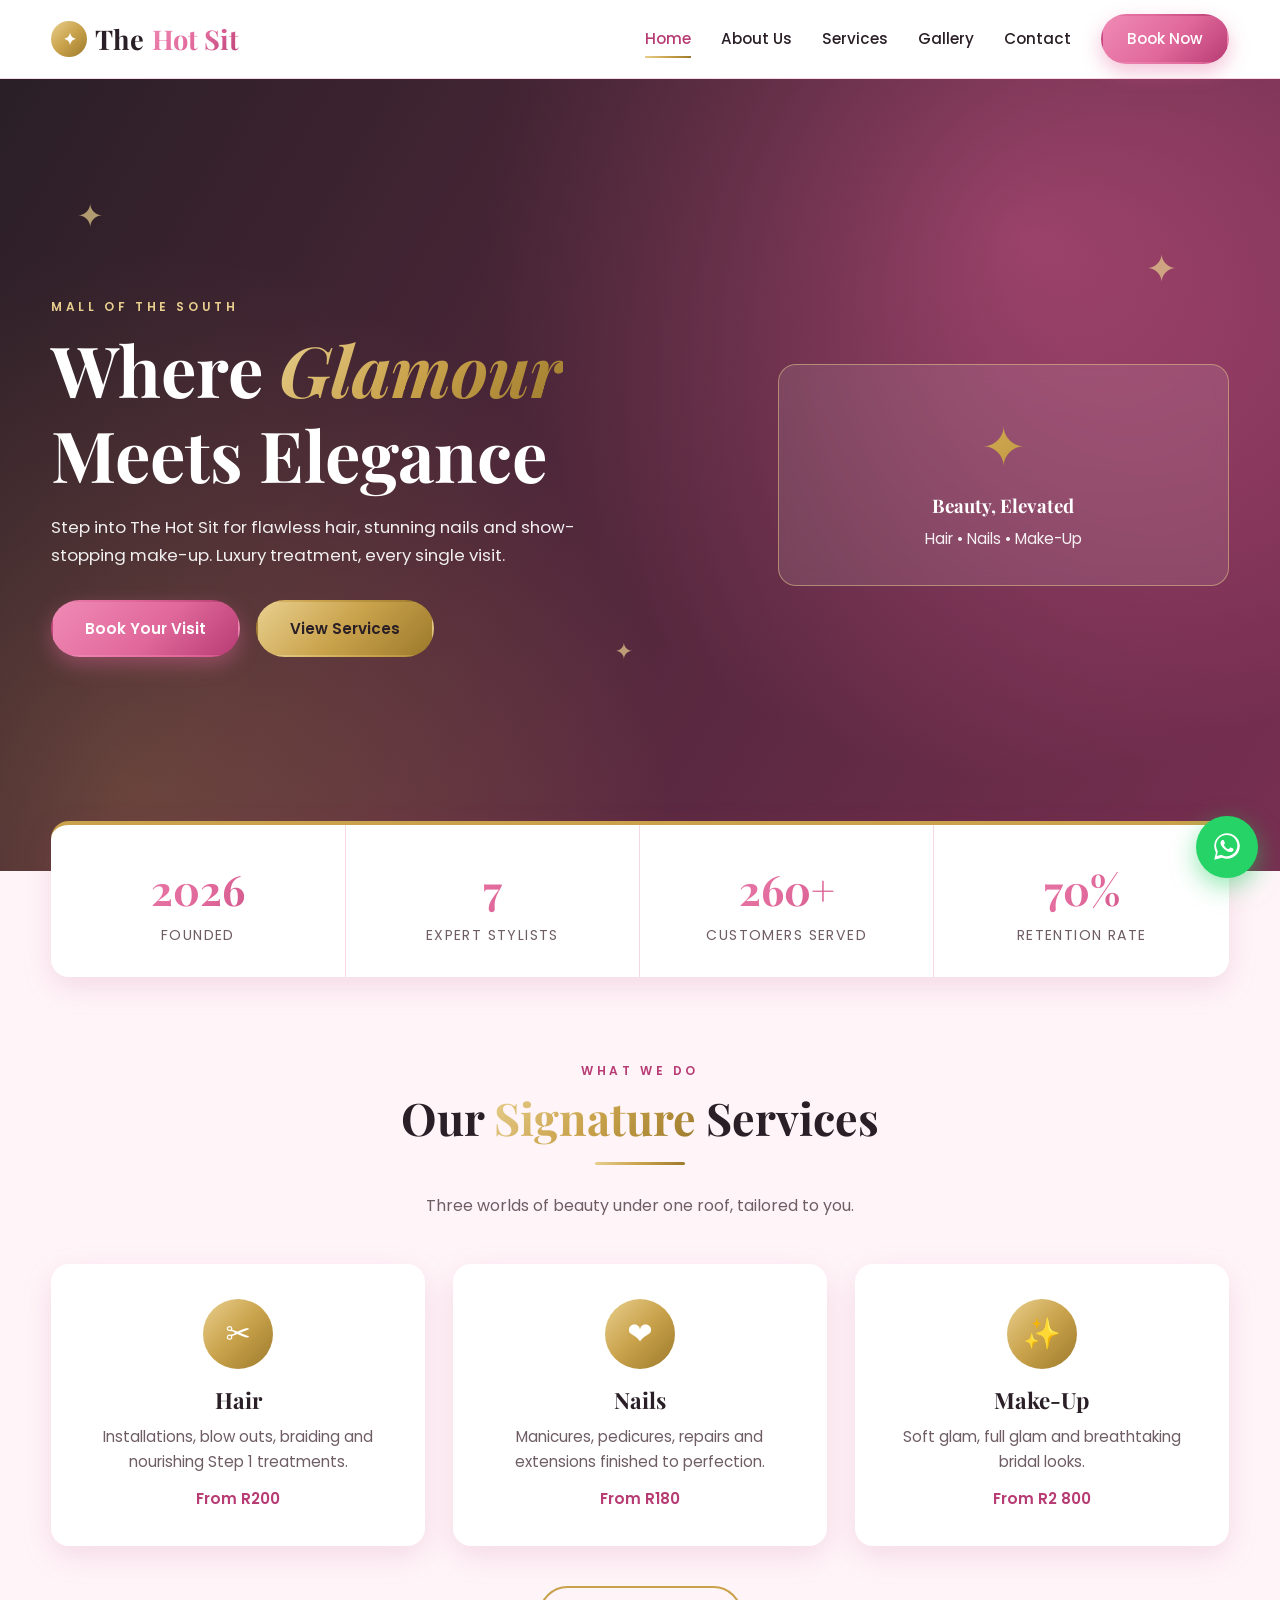
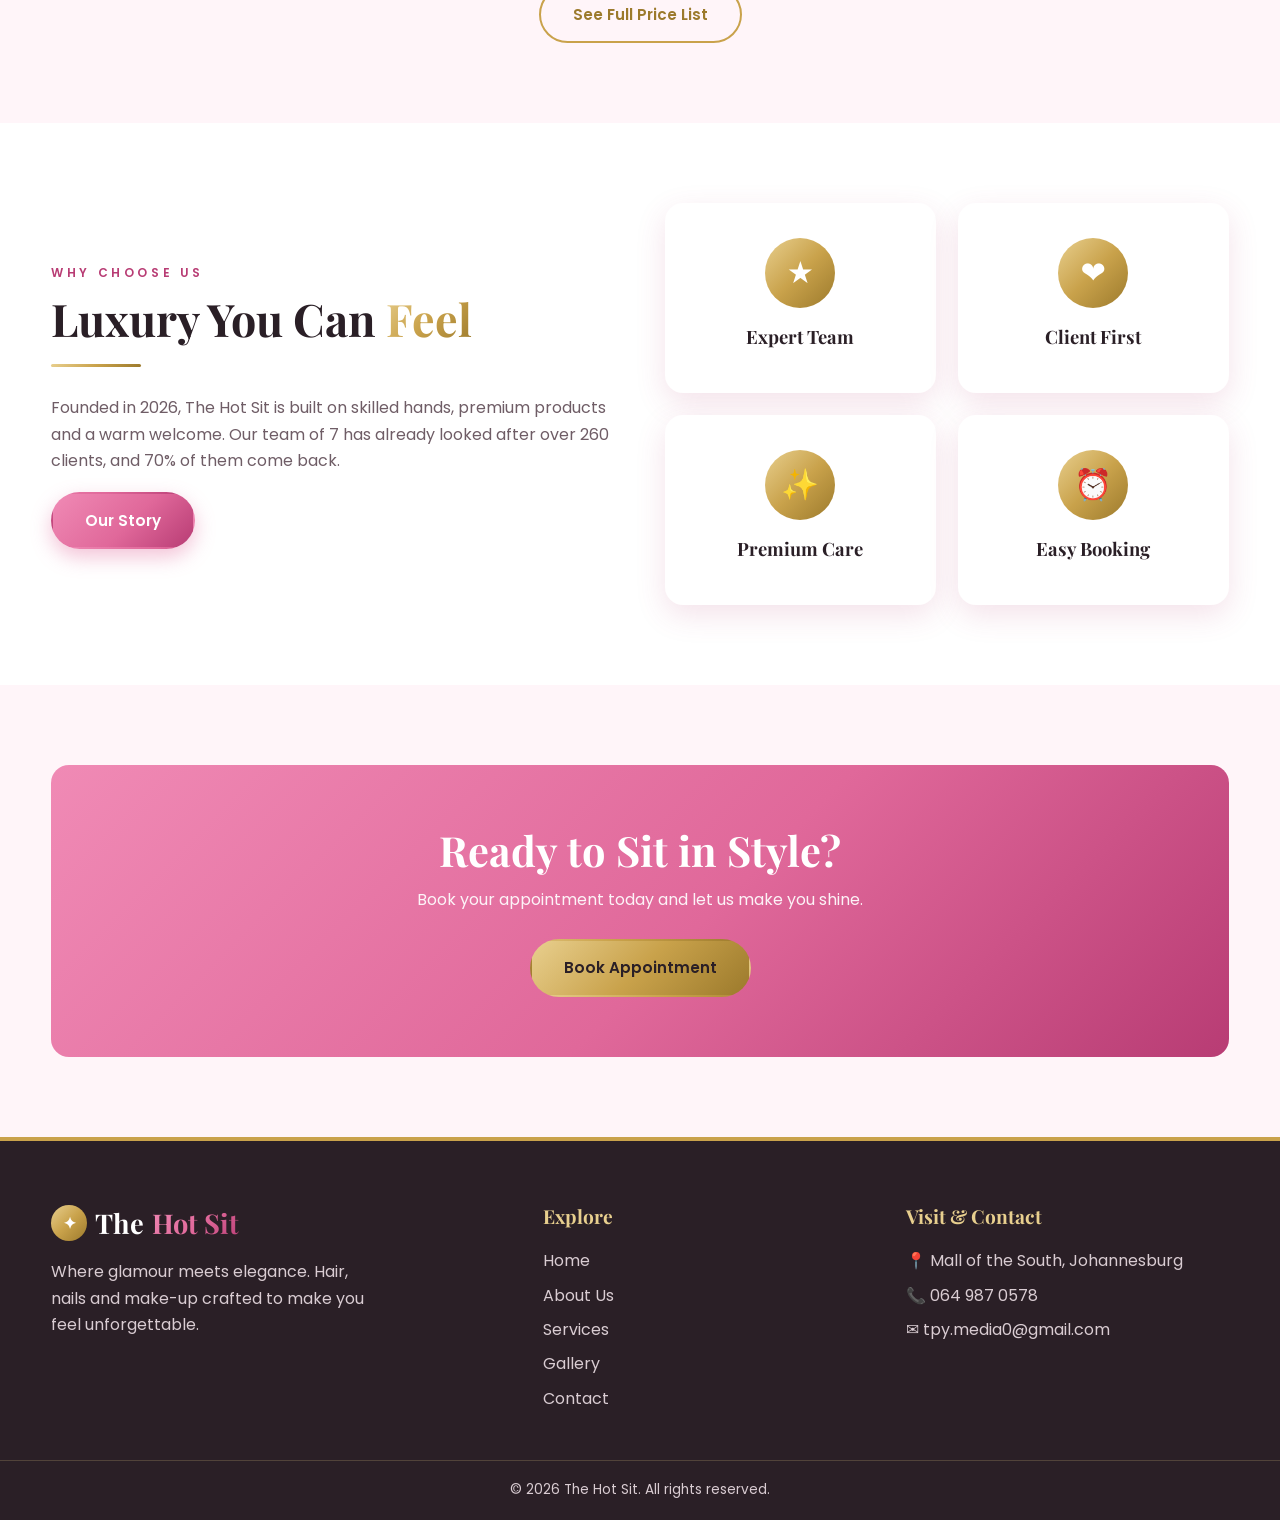
<file: index.html>
<!DOCTYPE html>
<html lang="en">
<head>
<meta charset="UTF-8">
<meta name="viewport" content="width=device-width, initial-scale=1">
<title>The Hot Sit | Luxury Hair, Nails &amp; Make-Up - Mall of the South</title>
<meta name="description" content="The Hot Sit is a glamorous hair, nails and make-up salon at Mall of the South. Installations, braiding, manicures, bridal and glam make-up.">
<meta name="theme-color" content="#c9a24b">
<link rel="preconnect" href="https://fonts.googleapis.com">
<link rel="preconnect" href="https://fonts.gstatic.com" crossorigin>
<link href="https://fonts.googleapis.com/css2?family=Playfair+Display:ital,wght@0,600;0,700;1,600&family=Poppins:wght@400;500;600&display=swap" rel="stylesheet">
<link rel="stylesheet" href="css/styles.css">
</head>
<body data-page="home">

<section class="hero">
  <span class="sparkle" style="top:14%;left:6%;font-size:2rem">&#10022;</span>
  <span class="sparkle" style="top:70%;left:48%;font-size:1.4rem;animation-delay:1s">&#10022;</span>
  <span class="sparkle" style="top:20%;right:8%;font-size:2.4rem;animation-delay:2s">&#10022;</span>
  <div class="container">
    <div>
      <span class="eyebrow">Mall of the South</span>
      <h1>Where <em>Glamour</em> Meets Elegance</h1>
      <p>Step into The Hot Sit for flawless hair, stunning nails and show-stopping make-up. Luxury treatment, every single visit.</p>
      <div class="hero-btns">
        <a href="contact.html#book" class="btn btn-pink">Book Your Visit</a>
        <a href="services.html" class="btn btn-gold">View Services</a>
      </div>
    </div>
    <div class="hero-card">
      <div class="big">&#10022;</div>
      <h3 style="margin:6px 0 8px">Beauty, Elevated</h3>
      <p style="margin:0 auto;font-size:.95rem">Hair &bull; Nails &bull; Make-Up</p>
    </div>
  </div>
</section>

<section class="stats">
  <div class="container">
    <div class="stats-grid">
      <div class="stat"><div class="num">2026</div><div class="lbl">Founded</div></div>
      <div class="stat"><div class="num" data-count="7">7</div><div class="lbl">Expert Stylists</div></div>
      <div class="stat"><div class="num" data-count="260" data-suffix="+">260+</div><div class="lbl">Customers Served</div></div>
      <div class="stat"><div class="num" data-count="70" data-suffix="%">70%</div><div class="lbl">Retention Rate</div></div>
    </div>
  </div>
</section>

<section>
  <div class="container center">
    <span class="eyebrow">What We Do</span>
    <h2 class="section-title">Our <span>Signature</span> Services</h2>
    <div class="divider"></div>
    <p class="section-sub">Three worlds of beauty under one roof, tailored to you.</p>
    <div class="grid-3">
      <div class="card reveal"><div class="icon">&#9986;</div><h3>Hair</h3><p>Installations, blow outs, braiding and nourishing Step 1 treatments.</p><p style="margin-top:12px;font-weight:600;color:var(--pink-dark)">From R200</p></div>
      <div class="card reveal"><div class="icon">&#10084;</div><h3>Nails</h3><p>Manicures, pedicures, repairs and extensions finished to perfection.</p><p style="margin-top:12px;font-weight:600;color:var(--pink-dark)">From R180</p></div>
      <div class="card reveal"><div class="icon">&#10024;</div><h3>Make-Up</h3><p>Soft glam, full glam and breathtaking bridal looks.</p><p style="margin-top:12px;font-weight:600;color:var(--pink-dark)">From R2 800</p></div>
    </div>
    <p style="margin-top:40px"><a href="services.html" class="btn btn-outline">See Full Price List</a></p>
  </div>
</section>

<section style="background:#fff">
  <div class="container grid-2">
    <div class="reveal">
      <span class="eyebrow">Why Choose Us</span>
      <h2 class="section-title">Luxury You Can <span>Feel</span></h2>
      <div class="divider"></div>
      <p class="section-sub" style="margin-bottom:18px">Founded in 2026, The Hot Sit is built on skilled hands, premium products and a warm welcome. Our team of 7 has already looked after over 260 clients, and 70% of them come back.</p>
      <p><a href="about.html" class="btn btn-pink">Our Story</a></p>
    </div>
    <div class="values reveal" style="margin:0;grid-template-columns:1fr 1fr">
      <div class="card"><div class="icon">&#9733;</div><h3 style="font-size:1.15rem">Expert Team</h3></div>
      <div class="card"><div class="icon">&#10084;</div><h3 style="font-size:1.15rem">Client First</h3></div>
      <div class="card"><div class="icon">&#10024;</div><h3 style="font-size:1.15rem">Premium Care</h3></div>
      <div class="card"><div class="icon">&#9200;</div><h3 style="font-size:1.15rem">Easy Booking</h3></div>
    </div>
  </div>
</section>

<section>
  <div class="container">
    <div class="cta reveal">
      <h2>Ready to Sit in Style?</h2>
      <p>Book your appointment today and let us make you shine.</p>
      <a href="contact.html#book" class="btn btn-gold">Book Appointment</a>
    </div>
  </div>
</section>

<script src="js/config.js"></script>
<script src="js/main.js"></script>
</body>
</html>
</file>
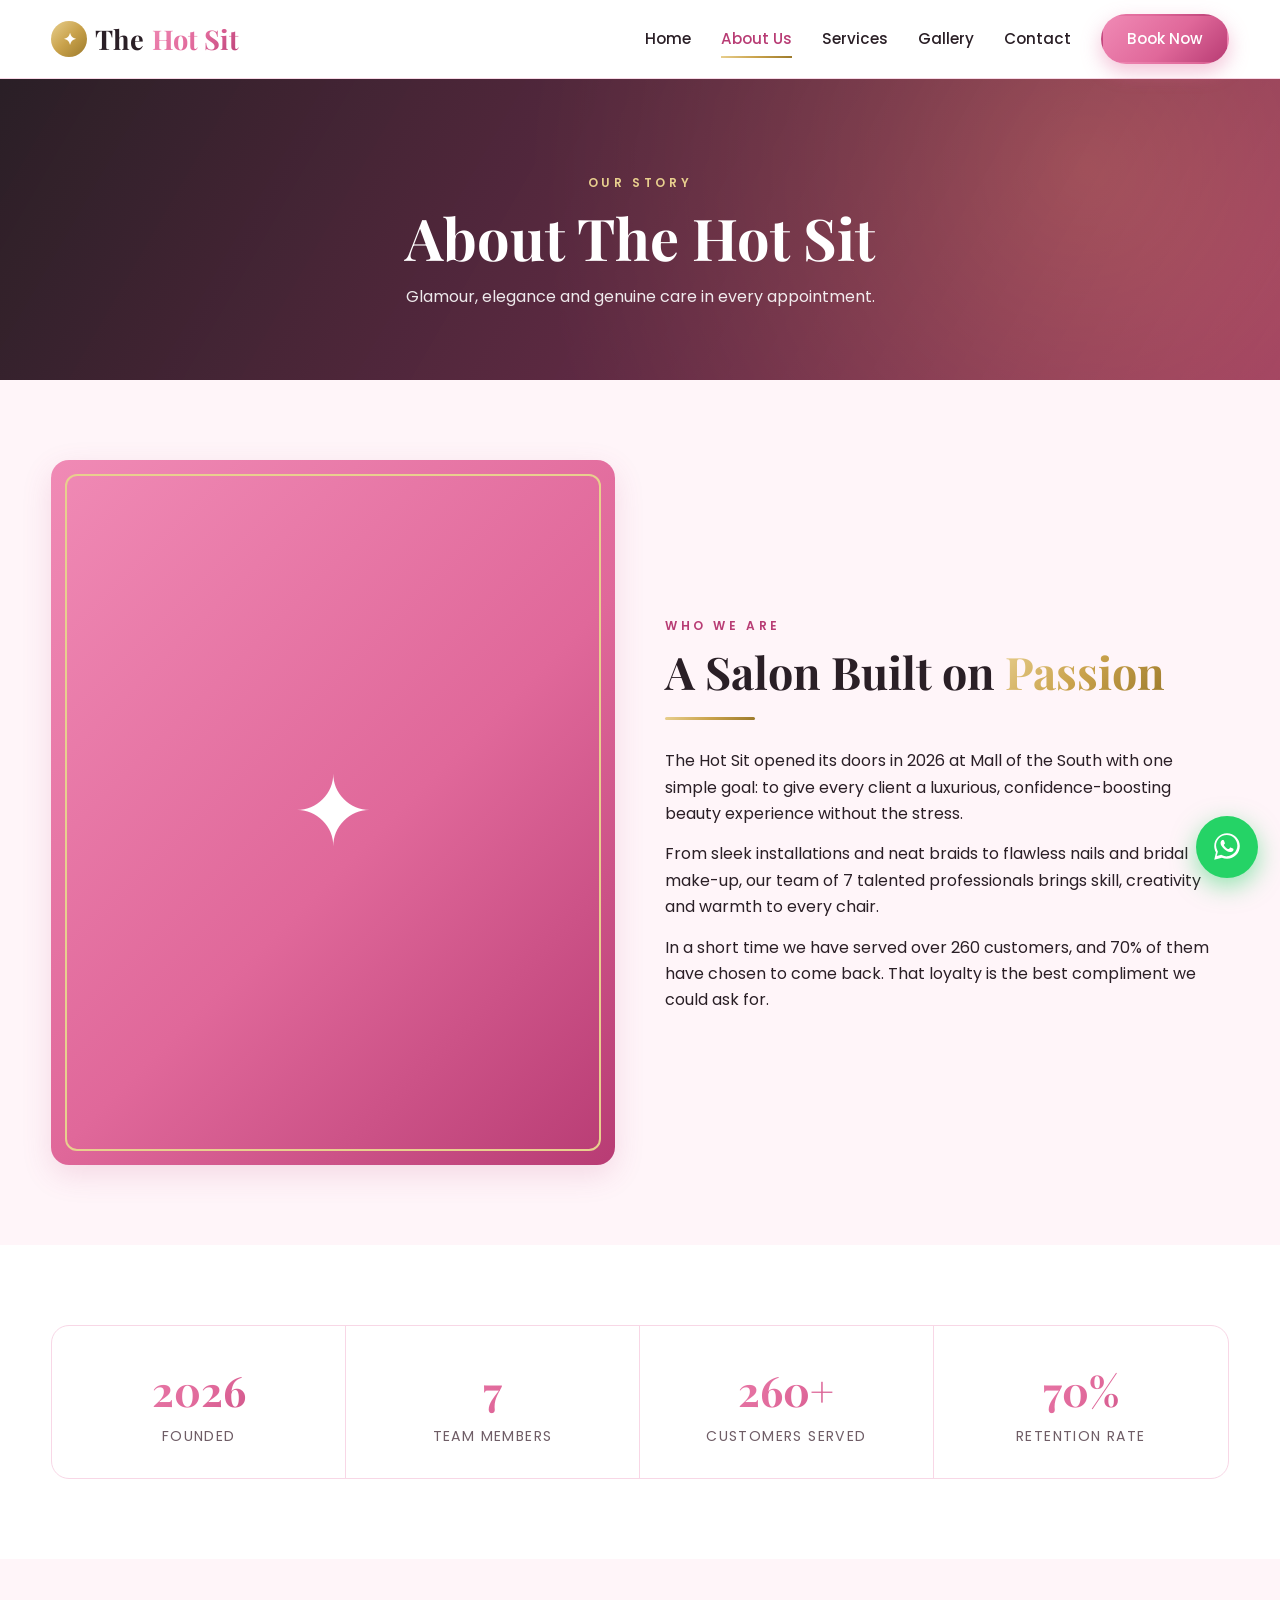
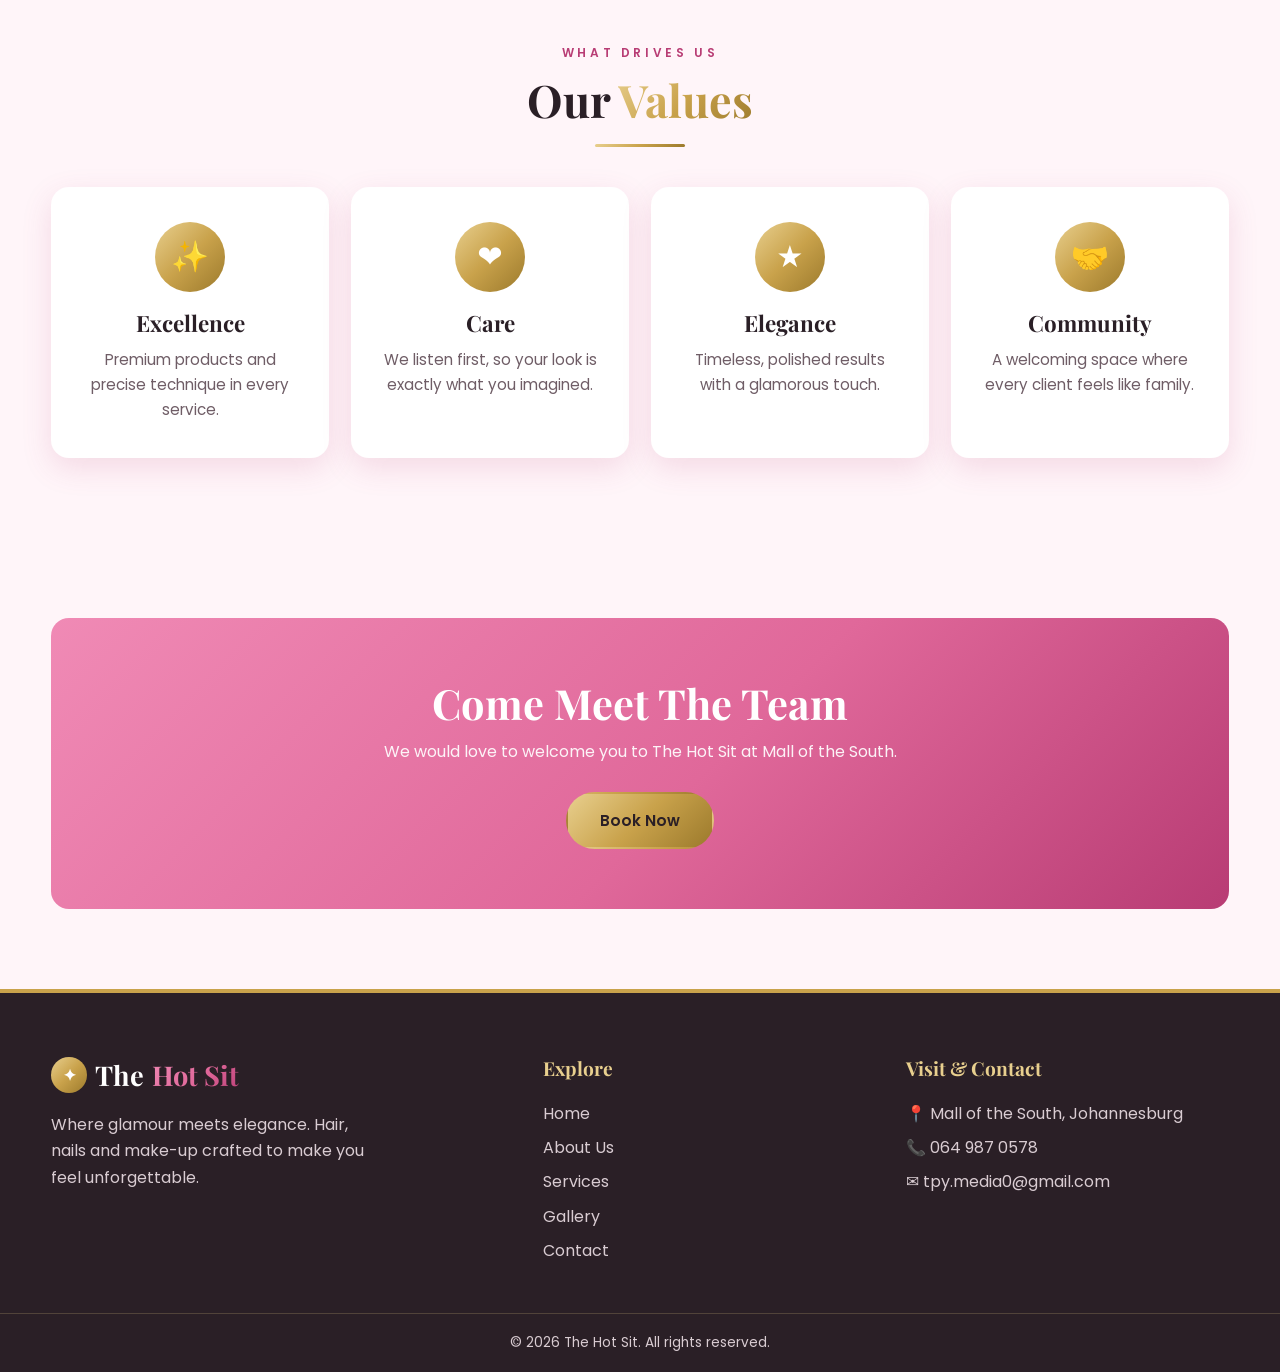
<file: about.html>
<!DOCTYPE html>
<html lang="en">
<head>
<meta charset="UTF-8">
<meta name="viewport" content="width=device-width, initial-scale=1">
<title>About Us | The Hot Sit</title>
<meta name="description" content="Learn about The Hot Sit, a luxury hair, nails and make-up salon founded in 2026 at Mall of the South.">
<meta name="theme-color" content="#c9a24b">
<link rel="preconnect" href="https://fonts.googleapis.com">
<link rel="preconnect" href="https://fonts.gstatic.com" crossorigin>
<link href="https://fonts.googleapis.com/css2?family=Playfair+Display:ital,wght@0,600;0,700;1,600&family=Poppins:wght@400;500;600&display=swap" rel="stylesheet">
<link rel="stylesheet" href="css/styles.css">
</head>
<body data-page="about">

<section class="page-hero">
  <div class="container">
    <span class="eyebrow">Our Story</span>
    <h1>About The Hot Sit</h1>
    <p>Glamour, elegance and genuine care in every appointment.</p>
  </div>
</section>

<section>
  <div class="container grid-2">
    <div class="about-img reveal">&#10022;</div>
    <div class="reveal">
      <span class="eyebrow">Who We Are</span>
      <h2 class="section-title">A Salon Built on <span>Passion</span></h2>
      <div class="divider"></div>
      <p style="margin-bottom:14px">The Hot Sit opened its doors in 2026 at Mall of the South with one simple goal: to give every client a luxurious, confidence-boosting beauty experience without the stress.</p>
      <p style="margin-bottom:14px">From sleek installations and neat braids to flawless nails and bridal make-up, our team of 7 talented professionals brings skill, creativity and warmth to every chair.</p>
      <p>In a short time we have served over 260 customers, and 70% of them have chosen to come back. That loyalty is the best compliment we could ask for.</p>
    </div>
  </div>
</section>

<section style="background:#fff">
  <div class="container">
    <div class="stats-grid reveal" style="box-shadow:none;border:1px solid var(--pink-light)">
      <div class="stat"><div class="num">2026</div><div class="lbl">Founded</div></div>
      <div class="stat"><div class="num">7</div><div class="lbl">Team Members</div></div>
      <div class="stat"><div class="num">260+</div><div class="lbl">Customers Served</div></div>
      <div class="stat"><div class="num">70%</div><div class="lbl">Retention Rate</div></div>
    </div>
  </div>
</section>

<section>
  <div class="container center">
    <span class="eyebrow">What Drives Us</span>
    <h2 class="section-title">Our <span>Values</span></h2>
    <div class="divider"></div>
    <div class="values">
      <div class="card reveal"><div class="icon">&#10024;</div><h3>Excellence</h3><p>Premium products and precise technique in every service.</p></div>
      <div class="card reveal"><div class="icon">&#10084;</div><h3>Care</h3><p>We listen first, so your look is exactly what you imagined.</p></div>
      <div class="card reveal"><div class="icon">&#9733;</div><h3>Elegance</h3><p>Timeless, polished results with a glamorous touch.</p></div>
      <div class="card reveal"><div class="icon">&#129309;</div><h3>Community</h3><p>A welcoming space where every client feels like family.</p></div>
    </div>
  </div>
</section>

<section>
  <div class="container">
    <div class="cta reveal">
      <h2>Come Meet The Team</h2>
      <p>We would love to welcome you to The Hot Sit at Mall of the South.</p>
      <a href="contact.html#book" class="btn btn-gold">Book Now</a>
    </div>
  </div>
</section>

<script src="js/config.js"></script>
<script src="js/main.js"></script>
</body>
</html>
</file>
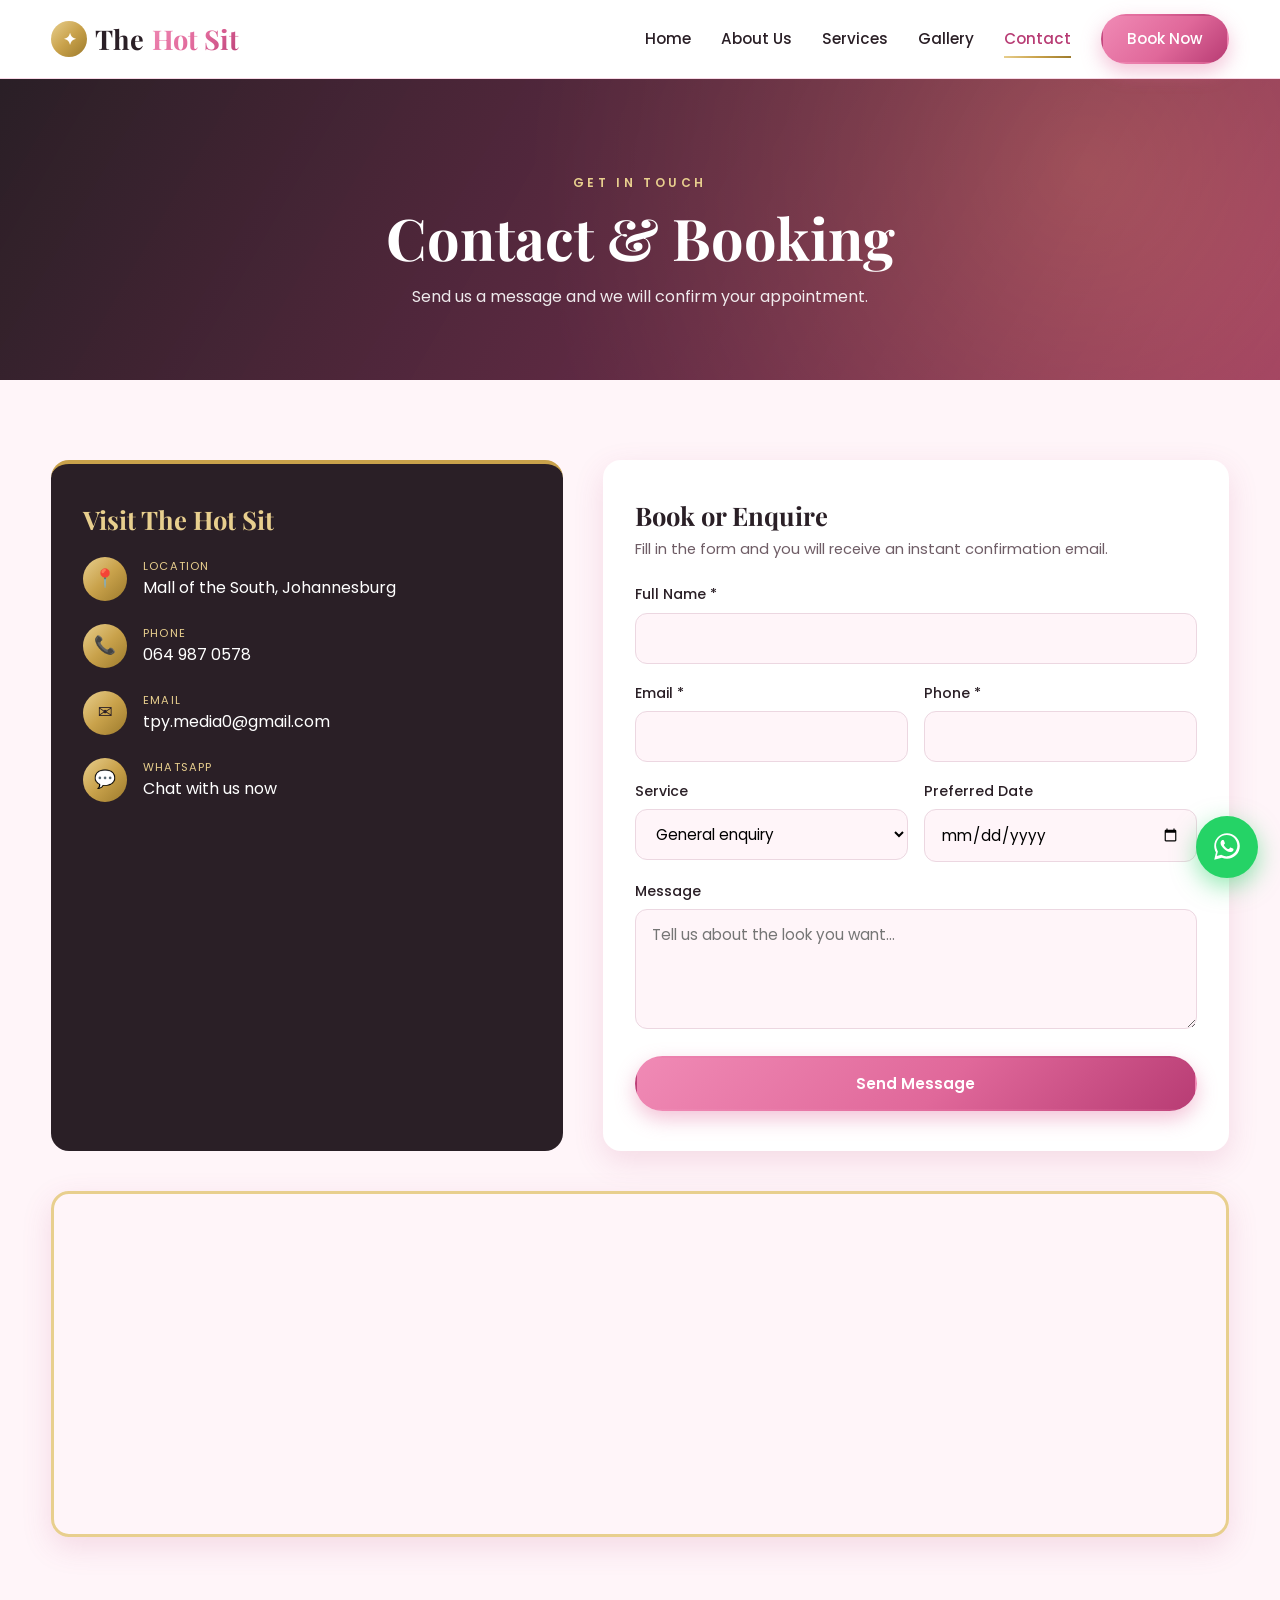
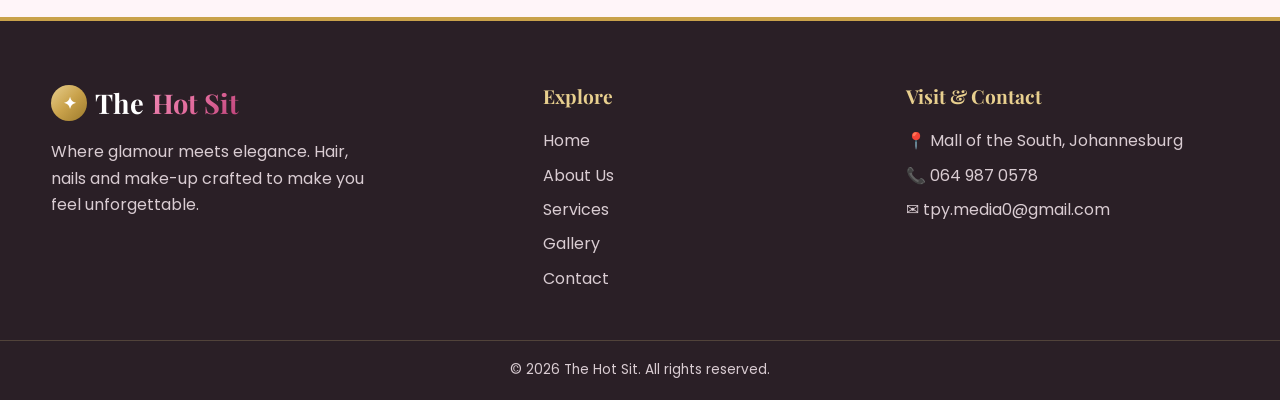
<file: contact.html>
<!DOCTYPE html>
<html lang="en">
<head>
<meta charset="UTF-8">
<meta name="viewport" content="width=device-width, initial-scale=1">
<title>Contact &amp; Booking | The Hot Sit</title>
<meta name="description" content="Contact The Hot Sit or book an appointment. Mall of the South. Call 064 987 0578.">
<meta name="theme-color" content="#c9a24b">
<link rel="preconnect" href="https://fonts.googleapis.com">
<link rel="preconnect" href="https://fonts.gstatic.com" crossorigin>
<link href="https://fonts.googleapis.com/css2?family=Playfair+Display:ital,wght@0,600;0,700;1,600&family=Poppins:wght@400;500;600&display=swap" rel="stylesheet">
<link rel="stylesheet" href="css/styles.css">
</head>
<body data-page="contact">

<section class="page-hero">
  <div class="container">
    <span class="eyebrow">Get In Touch</span>
    <h1>Contact &amp; Booking</h1>
    <p>Send us a message and we will confirm your appointment.</p>
  </div>
</section>

<section>
  <div class="container">
    <div class="contact-wrap">
      <div class="info-card reveal">
        <h3>Visit The Hot Sit</h3>
        <div class="info-row"><span class="ic">&#128205;</span><div><small>Location</small>Mall of the South, Johannesburg</div></div>
        <div class="info-row"><span class="ic">&#128222;</span><div><small>Phone</small><a href="tel:+27649870578">064 987 0578</a></div></div>
        <div class="info-row"><span class="ic">&#9993;</span><div><small>Email</small><a href="mailto:tpy.media0@gmail.com">tpy.media0@gmail.com</a></div></div>
        <div class="info-row"><span class="ic">&#128172;</span><div><small>WhatsApp</small><a href="https://wa.me/27649870578" target="_blank" rel="noopener">Chat with us now</a></div></div>
      </div>

      <div class="form-card reveal" id="book">
        <h3>Book or Enquire</h3>
        <p style="color:var(--muted);margin-bottom:22px;font-size:.92rem">Fill in the form and you will receive an instant confirmation email.</p>
        <form id="contact-form" novalidate>
          <input class="hp" type="text" name="website" tabindex="-1" autocomplete="off" aria-hidden="true">
          <div class="field"><label for="name">Full Name *</label><input id="name" name="name" type="text" required autocomplete="name"></div>
          <div class="row2">
            <div class="field"><label for="email">Email *</label><input id="email" name="email" type="email" required autocomplete="email"></div>
            <div class="field"><label for="phone">Phone *</label><input id="phone" name="phone" type="tel" required autocomplete="tel"></div>
          </div>
          <div class="row2">
            <div class="field"><label for="service">Service</label><select id="service" name="service"><option value="General enquiry">General enquiry</option></select></div>
            <div class="field"><label for="date">Preferred Date</label><input id="date" name="date" type="date"></div>
          </div>
          <div class="field"><label for="message">Message</label><textarea id="message" name="message" placeholder="Tell us about the look you want..."></textarea></div>
          <button type="submit" class="btn btn-pink" style="width:100%">Send Message</button>
          <div id="form-msg" class="form-msg" role="status" aria-live="polite"></div>
        </form>
      </div>
    </div>

    <div class="map-box reveal">
      <iframe title="The Hot Sit location" loading="lazy" referrerpolicy="no-referrer-when-downgrade"
        src="https://www.google.com/maps?q=Mall+of+the+South,+Johannesburg&output=embed"></iframe>
    </div>
  </div>
</section>

<script src="js/config.js"></script>
<script src="js/main.js"></script>
</body>
</html>
</file>
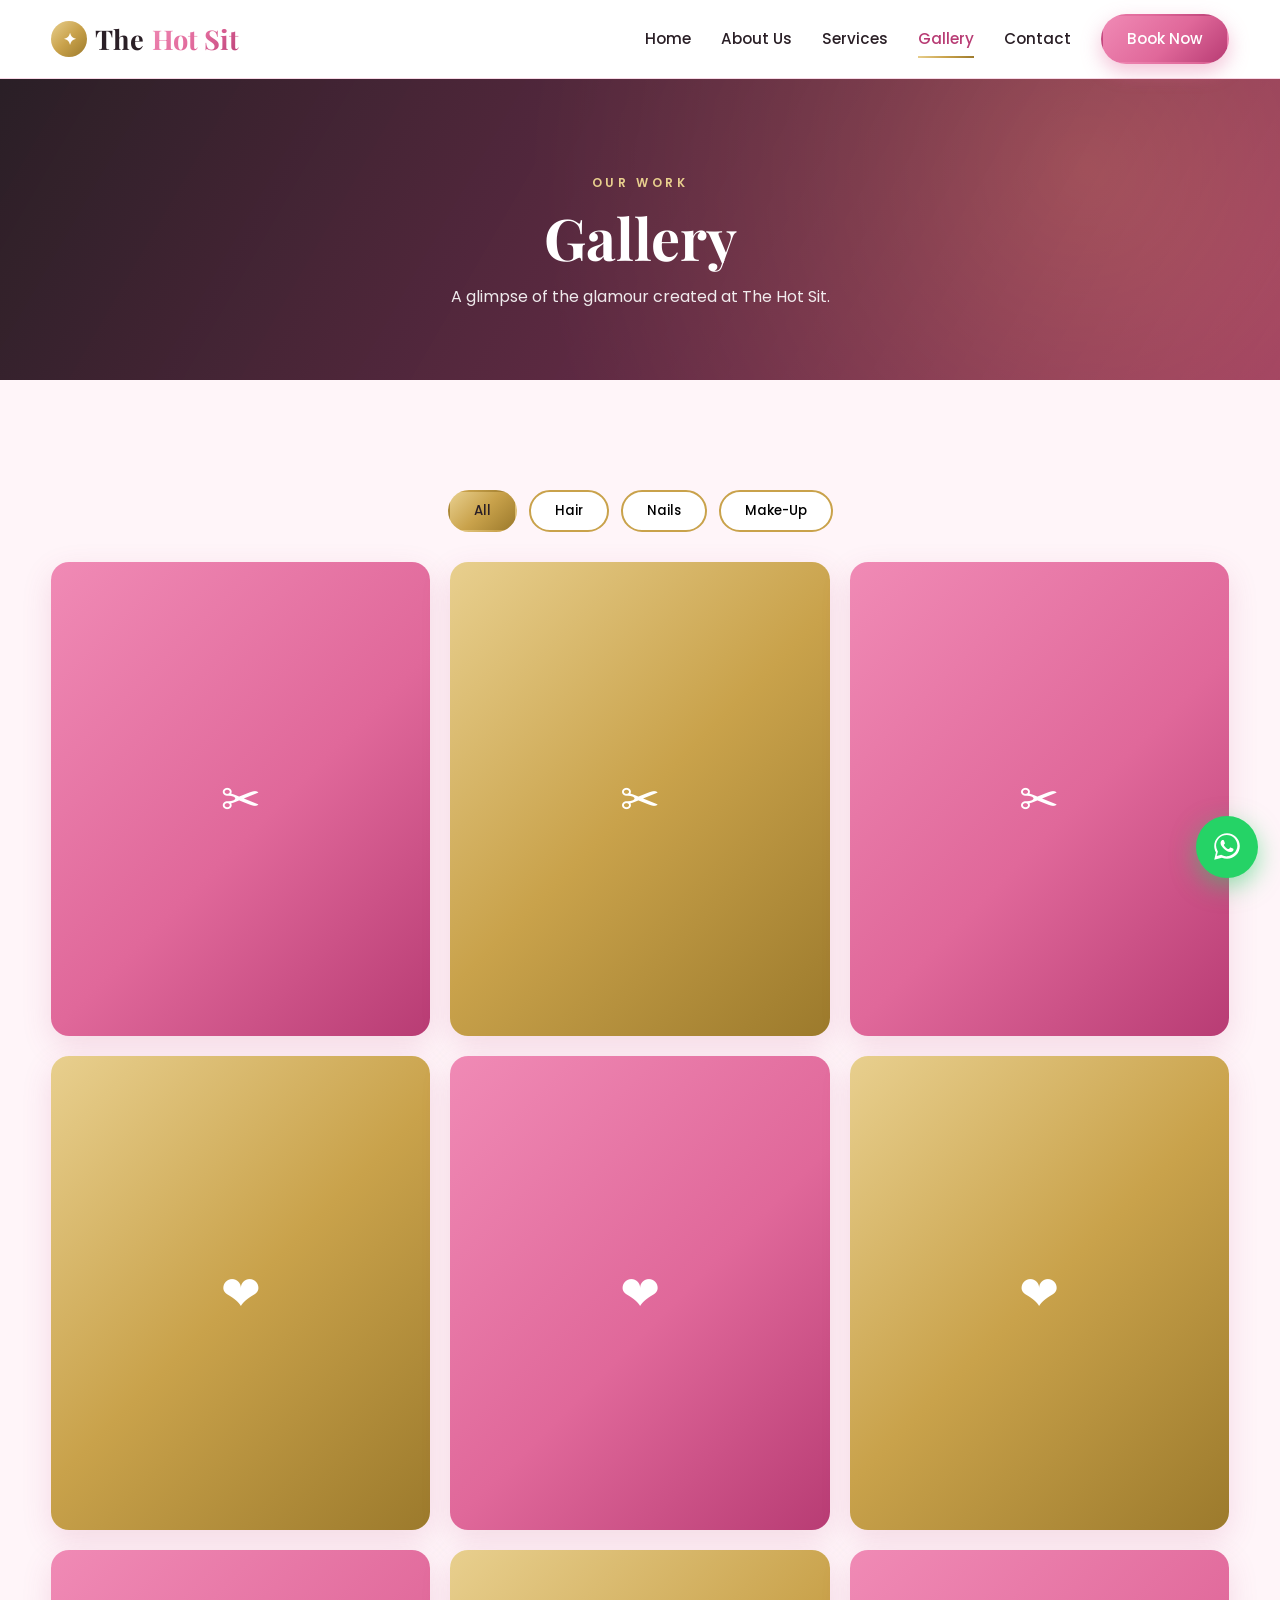
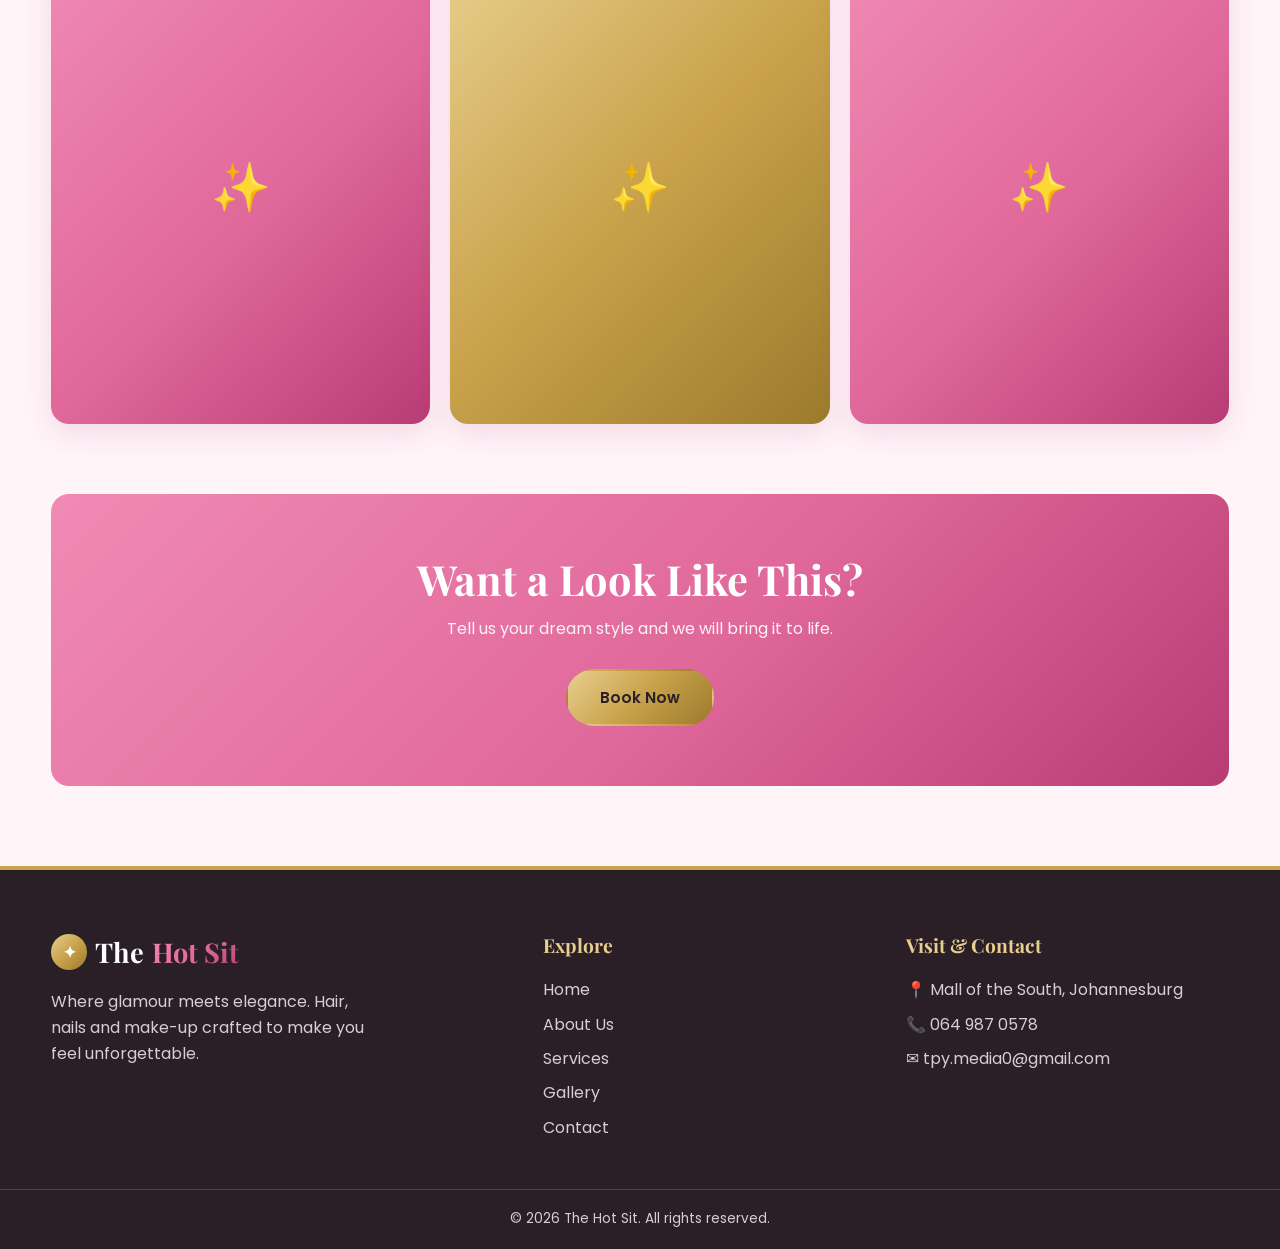
<file: gallery.html>
<!DOCTYPE html>
<html lang="en">
<head>
<meta charset="UTF-8">
<meta name="viewport" content="width=device-width, initial-scale=1">
<title>Gallery | The Hot Sit</title>
<meta name="description" content="See our latest hair, nail and make-up work at The Hot Sit, Mall of the South.">
<meta name="theme-color" content="#c9a24b">
<link rel="preconnect" href="https://fonts.googleapis.com">
<link rel="preconnect" href="https://fonts.gstatic.com" crossorigin>
<link href="https://fonts.googleapis.com/css2?family=Playfair+Display:ital,wght@0,600;0,700;1,600&family=Poppins:wght@400;500;600&display=swap" rel="stylesheet">
<link rel="stylesheet" href="css/styles.css">
</head>
<body data-page="gallery">

<section class="page-hero">
  <div class="container">
    <span class="eyebrow">Our Work</span>
    <h1>Gallery</h1>
    <p>A glimpse of the glamour created at The Hot Sit.</p>
  </div>
</section>

<section>
  <div class="container">
    <div class="filters" id="filters"></div>
    <div class="gallery" id="gallery"></div>
    <div class="cta reveal" style="margin-top:50px">
      <h2>Want a Look Like This?</h2>
      <p>Tell us your dream style and we will bring it to life.</p>
      <a href="contact.html#book" class="btn btn-gold">Book Now</a>
    </div>
  </div>
</section>

<div class="lightbox" id="lightbox"><button class="x" aria-label="Close">&times;</button><img alt=""></div>

<script src="js/config.js"></script>
<script src="js/main.js"></script>
</body>
</html>
</file>
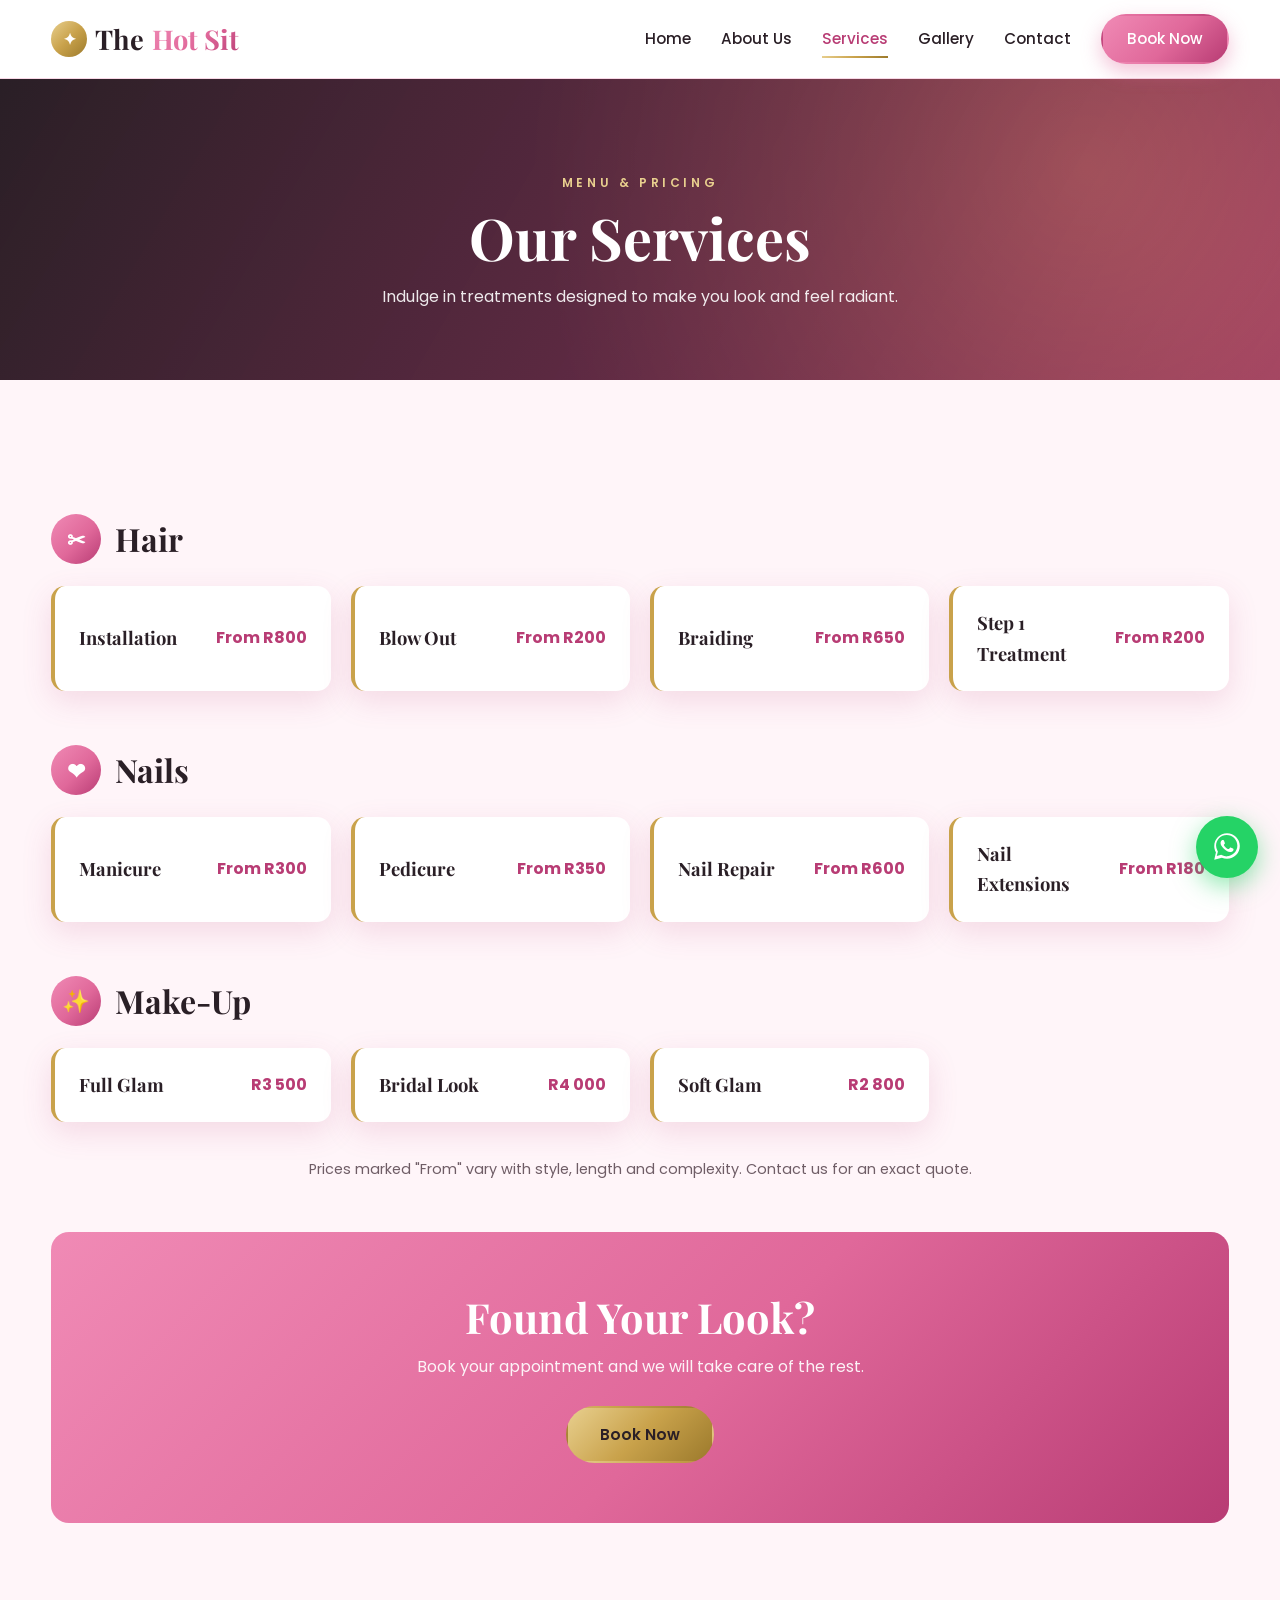
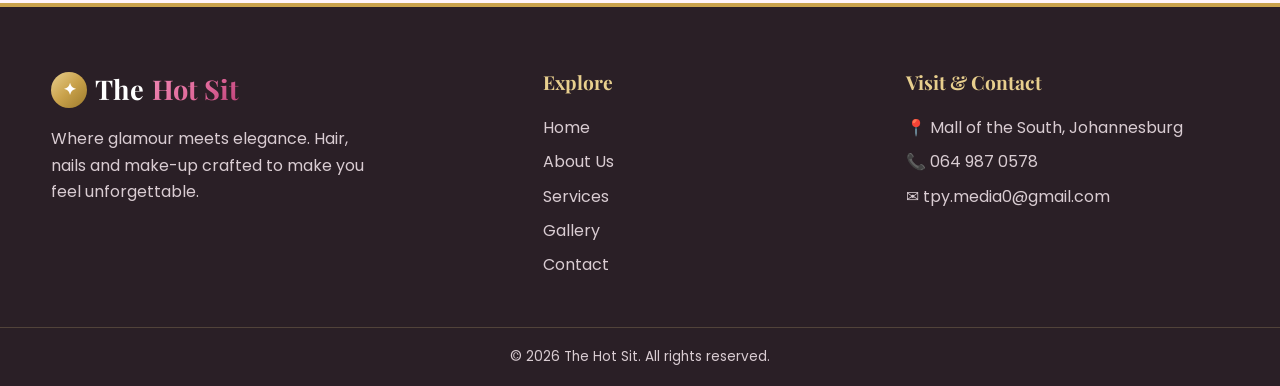
<file: services.html>
<!DOCTYPE html>
<html lang="en">
<head>
<meta charset="UTF-8">
<meta name="viewport" content="width=device-width, initial-scale=1">
<title>Services &amp; Prices | The Hot Sit</title>
<meta name="description" content="Hair, nail and make-up services with prices at The Hot Sit, Mall of the South.">
<meta name="theme-color" content="#c9a24b">
<link rel="preconnect" href="https://fonts.googleapis.com">
<link rel="preconnect" href="https://fonts.gstatic.com" crossorigin>
<link href="https://fonts.googleapis.com/css2?family=Playfair+Display:ital,wght@0,600;0,700;1,600&family=Poppins:wght@400;500;600&display=swap" rel="stylesheet">
<link rel="stylesheet" href="css/styles.css">
</head>
<body data-page="services">

<section class="page-hero">
  <div class="container">
    <span class="eyebrow">Menu &amp; Pricing</span>
    <h1>Our Services</h1>
    <p>Indulge in treatments designed to make you look and feel radiant.</p>
  </div>
</section>

<section>
  <div class="container">
    <div id="services-list"><p class="loading">Loading services...</p></div>
    <p class="center" style="margin-top:36px;color:var(--muted);font-size:.9rem">Prices marked "From" vary with style, length and complexity. Contact us for an exact quote.</p>
    <div class="cta reveal" style="margin-top:50px">
      <h2>Found Your Look?</h2>
      <p>Book your appointment and we will take care of the rest.</p>
      <a href="contact.html#book" class="btn btn-gold">Book Now</a>
    </div>
  </div>
</section>

<script src="js/config.js"></script>
<script src="js/main.js"></script>
</body>
</html>
</file>
<file: css/styles.css>
:root{
  --gold:#c9a24b; --gold-light:#e8cf8e; --gold-dark:#9c7a2c;
  --pink:#e0689a; --pink-light:#f8d7e6; --pink-soft:#fff5f9; --pink-dark:#b83c74;
  --ink:#2a1f26; --muted:#6f5d66; --white:#fff;
  --grad-gold:linear-gradient(135deg,#e8cf8e 0%,#c9a24b 50%,#9c7a2c 100%);
  --grad-pink:linear-gradient(135deg,#f08ab5 0%,#e0689a 55%,#b83c74 100%);
  --shadow:0 10px 30px rgba(184,60,116,.15);
  --radius:18px;
  --serif:'Playfair Display',Georgia,serif;
  --sans:'Poppins',system-ui,-apple-system,Segoe UI,Roboto,sans-serif;
}
*{box-sizing:border-box;margin:0;padding:0}
html{scroll-behavior:smooth}
body{font-family:var(--sans);color:var(--ink);background:var(--pink-soft);line-height:1.65;overflow-x:hidden}
img{max-width:100%;display:block}
a{color:inherit;text-decoration:none}
ul{list-style:none}
.container{width:min(1180px,92%);margin-inline:auto}
section{padding:80px 0}
h1,h2,h3{font-family:var(--serif);line-height:1.2}
.eyebrow{display:inline-block;letter-spacing:.3em;text-transform:uppercase;font-size:.75rem;color:var(--pink-dark);font-weight:600;margin-bottom:10px}
.section-title{font-size:clamp(1.8rem,4vw,2.8rem);margin-bottom:14px}
.section-title span{background:var(--grad-gold);-webkit-background-clip:text;background-clip:text;color:transparent}
.section-sub{color:var(--muted);max-width:620px}
.center{text-align:center}.center .section-sub{margin-inline:auto}
.divider{width:90px;height:3px;background:var(--grad-gold);border-radius:3px;margin:18px 0 28px}
.center .divider{margin-inline:auto}

/* Buttons */
.btn{display:inline-block;padding:14px 32px;border-radius:50px;font-weight:600;font-size:.95rem;border:2px solid transparent;cursor:pointer;transition:.3s;font-family:var(--sans)}
.btn-pink{background:var(--grad-pink);color:#fff;box-shadow:0 8px 20px rgba(224,104,154,.4)}
.btn-pink:hover{transform:translateY(-3px);box-shadow:0 12px 26px rgba(224,104,154,.5)}
.btn-gold{background:var(--grad-gold);color:#2a1f26}
.btn-gold:hover{transform:translateY(-3px)}
.btn-outline{border-color:var(--gold);color:var(--gold-dark);background:transparent}
.btn-outline:hover{background:var(--gold);color:#fff}

/* Header */
.site-header{position:sticky;top:0;z-index:100;background:rgba(255,255,255,.92);backdrop-filter:blur(10px);border-bottom:1px solid var(--pink-light)}
.nav{display:flex;align-items:center;justify-content:space-between;height:78px}
.logo{font-family:var(--serif);font-size:1.7rem;font-weight:700;display:flex;align-items:center;gap:8px}
.logo .mark{width:36px;height:36px;border-radius:50%;background:var(--grad-gold);display:grid;place-items:center;color:#fff;font-size:1rem}
.logo b{background:var(--grad-pink);-webkit-background-clip:text;background-clip:text;color:transparent}
.nav-links{display:flex;gap:30px;align-items:center}
.nav-links a{font-weight:500;font-size:.95rem;position:relative;padding:4px 0}
.nav-links a:not(.btn)::after{content:"";position:absolute;left:0;bottom:-2px;height:2px;width:0;background:var(--grad-gold);transition:.3s}
.nav-links a:not(.btn):hover::after,.nav-links a.active::after{width:100%}
.nav-links a.active{color:var(--pink-dark)}
.nav-links .btn{padding:10px 24px;color:#fff}
.burger{display:none;background:none;border:0;cursor:pointer;width:42px;height:42px;position:relative}
.burger span,.burger span::before,.burger span::after{display:block;position:absolute;left:8px;right:8px;height:2px;background:var(--ink);transition:.3s;content:""}
.burger span{top:20px}.burger span::before{top:-7px;left:0;right:0}.burger span::after{top:7px;left:0;right:0}
.burger.open span{background:transparent}
.burger.open span::before{top:0;transform:rotate(45deg)}
.burger.open span::after{top:0;transform:rotate(-45deg)}

/* Hero */
.hero{min-height:88vh;display:flex;align-items:center;position:relative;color:#fff;
  background:linear-gradient(120deg,rgba(42,31,38,.85),rgba(184,60,116,.55)),
  radial-gradient(circle at 80% 20%,#e0689a 0,transparent 45%),radial-gradient(circle at 10% 90%,#c9a24b 0,transparent 40%),#2a1f26}
.hero .container{display:grid;grid-template-columns:1.2fr .8fr;gap:50px;align-items:center}
.hero h1{font-size:clamp(2.3rem,6vw,4.4rem);margin-bottom:18px}
.hero h1 em{font-style:italic;background:var(--grad-gold);-webkit-background-clip:text;background-clip:text;color:transparent}
.hero p{max-width:540px;opacity:.92;margin-bottom:30px;font-size:1.05rem}
.hero .eyebrow{color:var(--gold-light)}
.hero-btns{display:flex;gap:16px;flex-wrap:wrap}
.hero-card{background:rgba(255,255,255,.1);border:1px solid rgba(232,207,142,.5);backdrop-filter:blur(8px);padding:34px;border-radius:var(--radius);text-align:center}
.hero-card .big{font-family:var(--serif);font-size:3.4rem;background:var(--grad-gold);-webkit-background-clip:text;background-clip:text;color:transparent}
.sparkle{position:absolute;color:var(--gold-light);opacity:.7;animation:float 5s ease-in-out infinite}
@keyframes float{50%{transform:translateY(-14px) rotate(20deg)}}
.page-hero{padding:90px 0 70px;text-align:center;color:#fff;background:linear-gradient(120deg,rgba(42,31,38,.9),rgba(184,60,116,.7)),radial-gradient(circle at 85% 30%,#c9a24b,transparent 50%),#2a1f26}
.page-hero h1{font-size:clamp(2.2rem,5vw,3.6rem)}
.page-hero .eyebrow{color:var(--gold-light)}
.page-hero p{opacity:.9;max-width:560px;margin:12px auto 0}

/* Stats */
.stats{padding:0;margin-top:-50px;position:relative;z-index:5}
.stats-grid{display:grid;grid-template-columns:repeat(4,1fr);background:#fff;border-radius:var(--radius);box-shadow:var(--shadow);border-top:4px solid var(--gold)}
.stat{padding:30px 16px;text-align:center;border-right:1px solid var(--pink-light)}
.stat:last-child{border:0}
.stat .num{font-family:var(--serif);font-size:2.6rem;font-weight:700;background:var(--grad-pink);-webkit-background-clip:text;background-clip:text;color:transparent}
.stat .lbl{color:var(--muted);font-size:.88rem;text-transform:uppercase;letter-spacing:.1em}

/* Cards */
.grid-3{display:grid;grid-template-columns:repeat(3,1fr);gap:28px;margin-top:44px}
.grid-2{display:grid;grid-template-columns:1fr 1fr;gap:50px;align-items:center}
.card{background:#fff;border-radius:var(--radius);padding:34px 28px;box-shadow:var(--shadow);transition:.35s;border:1px solid transparent;text-align:center}
.card:hover{transform:translateY(-8px);border-color:var(--gold)}
.card .icon{width:70px;height:70px;border-radius:50%;margin:0 auto 18px;display:grid;place-items:center;font-size:1.9rem;background:var(--grad-gold);color:#fff}
.card h3{margin-bottom:10px;font-size:1.4rem}
.card p{color:var(--muted);font-size:.95rem}

/* Services */
.service-block{margin-top:54px}
.service-block h2{display:flex;align-items:center;gap:14px;font-size:2rem;margin-bottom:22px}
.service-block h2 .ic{width:50px;height:50px;border-radius:50%;background:var(--grad-pink);color:#fff;display:grid;place-items:center;font-size:1.4rem}
.price-list{display:grid;grid-template-columns:repeat(auto-fill,minmax(270px,1fr));gap:20px}
.price-item{background:#fff;border-radius:14px;padding:22px 24px;box-shadow:var(--shadow);border-left:4px solid var(--gold);display:flex;justify-content:space-between;align-items:center;gap:12px;transition:.3s}
.price-item:hover{transform:translateX(6px);border-left-color:var(--pink)}
.price-item h4{font-family:var(--serif);font-size:1.15rem}
.price-item .price{font-weight:700;color:var(--pink-dark);white-space:nowrap}
.price-item small{display:block;color:var(--muted);font-weight:400;font-size:.75rem}
.loading{text-align:center;color:var(--muted);padding:30px}

/* Gallery */
.filters{display:flex;gap:12px;justify-content:center;flex-wrap:wrap;margin:30px 0}
.filter{padding:9px 24px;border-radius:50px;border:2px solid var(--gold);background:#fff;cursor:pointer;font-family:var(--sans);font-weight:500;transition:.3s}
.filter.active,.filter:hover{background:var(--grad-gold);color:#2a1f26;border-color:transparent}
.gallery{columns:3 280px;column-gap:20px}
.g-item{break-inside:avoid;margin-bottom:20px;border-radius:var(--radius);overflow:hidden;position:relative;cursor:pointer;box-shadow:var(--shadow);background:#fff}
.g-item img{width:100%;transition:.5s}
.g-item:hover img{transform:scale(1.07)}
.g-item .cap{position:absolute;inset:auto 0 0 0;padding:30px 16px 14px;color:#fff;background:linear-gradient(transparent,rgba(42,31,38,.85));opacity:0;transition:.3s;font-size:.9rem}
.g-item:hover .cap{opacity:1}
.g-ph{aspect-ratio:4/5;display:grid;place-items:center;font-size:3rem;color:#fff}
.lightbox{position:fixed;inset:0;background:rgba(20,10,16,.92);z-index:300;display:none;place-items:center;padding:20px}
.lightbox.show{display:grid}
.lightbox img{max-height:86vh;border-radius:12px;border:3px solid var(--gold)}
.lightbox .x{position:absolute;top:18px;right:26px;color:#fff;font-size:2.4rem;cursor:pointer;background:none;border:0}

/* About */
.about-img{aspect-ratio:4/5;border-radius:var(--radius);background:var(--grad-pink);position:relative;display:grid;place-items:center;font-size:6rem;color:#fff;box-shadow:var(--shadow)}
.about-img::after{content:"";position:absolute;inset:14px;border:2px solid var(--gold-light);border-radius:12px}
.values{display:grid;grid-template-columns:repeat(auto-fit,minmax(220px,1fr));gap:22px;margin-top:40px}
.cta{background:var(--grad-pink);color:#fff;text-align:center;border-radius:var(--radius);padding:60px 24px;position:relative;overflow:hidden}
.cta h2{font-size:clamp(1.7rem,4vw,2.6rem);margin-bottom:12px}
.cta p{opacity:.92;margin-bottom:26px}

/* Contact */
.contact-wrap{display:grid;grid-template-columns:.9fr 1.1fr;gap:40px}
.info-card{background:#2a1f26;color:#fff;border-radius:var(--radius);padding:40px 32px;border-top:4px solid var(--gold)}
.info-card h3{color:var(--gold-light);margin-bottom:22px;font-size:1.6rem}
.info-row{display:flex;gap:16px;margin-bottom:22px;align-items:flex-start}
.info-row .ic{width:44px;height:44px;flex:none;border-radius:50%;background:var(--grad-gold);display:grid;place-items:center;color:#2a1f26;font-size:1.1rem}
.info-row small{color:var(--gold-light);display:block;text-transform:uppercase;letter-spacing:.1em;font-size:.7rem}
.info-row a:hover{color:var(--gold-light)}
.form-card{background:#fff;border-radius:var(--radius);padding:40px 32px;box-shadow:var(--shadow)}
.form-card h3{font-size:1.6rem;margin-bottom:6px}
.field{margin-bottom:18px}
.field label{display:block;font-weight:500;font-size:.88rem;margin-bottom:6px}
.field input,.field select,.field textarea{width:100%;padding:13px 16px;border-radius:12px;border:1.5px solid #ecd7e1;font-family:var(--sans);font-size:.95rem;background:var(--pink-soft);transition:.3s}
.field input:focus,.field select:focus,.field textarea:focus{outline:0;border-color:var(--gold);box-shadow:0 0 0 4px rgba(201,162,75,.18)}
.field textarea{min-height:120px;resize:vertical}
.row2{display:grid;grid-template-columns:1fr 1fr;gap:16px}
.hp{position:absolute;left:-9999px}
.form-msg{margin-top:16px;padding:16px 18px;border-radius:12px;display:none;font-size:.92rem}
.form-msg.ok{display:block;background:#eef9f0;color:#1e6b34;border:1px solid #b9e2c3}
.form-msg.err{display:block;background:#fdeeee;color:#a52a2a;border:1px solid #f0c0c0}
.map-box{margin-top:40px;border-radius:var(--radius);overflow:hidden;box-shadow:var(--shadow);border:3px solid var(--gold-light)}
.map-box iframe{width:100%;height:340px;border:0;display:block}
.hours{margin-top:6px;font-size:.9rem;color:#e6d9df}

/* Footer */
.site-footer{background:#2a1f26;color:#d9ccd2;padding:60px 0 0;border-top:4px solid var(--gold)}
.foot-grid{display:grid;grid-template-columns:1.4fr 1fr 1fr;gap:40px;padding-bottom:40px}
.site-footer h4{font-family:var(--serif);color:var(--gold-light);font-size:1.2rem;margin-bottom:16px}
.site-footer li{margin-bottom:8px}
.site-footer a:hover{color:var(--gold-light)}
.foot-bottom{border-top:1px solid rgba(232,207,142,.2);text-align:center;padding:18px 0;font-size:.85rem}

/* WhatsApp */
.wa-float{position:fixed;right:22px;bottom:22px;width:62px;height:62px;border-radius:50%;background:#25d366;display:grid;place-items:center;z-index:200;box-shadow:0 8px 24px rgba(37,211,102,.5);transition:.3s;animation:pulse 2.4s infinite}
.wa-float:hover{transform:scale(1.1)}
.wa-float svg{width:34px;height:34px;fill:#fff}
@keyframes pulse{0%{box-shadow:0 0 0 0 rgba(37,211,102,.6)}70%{box-shadow:0 0 0 18px rgba(37,211,102,0)}100%{box-shadow:0 0 0 0 rgba(37,211,102,0)}}

/* Reveal */
.reveal{opacity:0;transform:translateY(30px);transition:.8s}
.reveal.in{opacity:1;transform:none}

/* Responsive */
@media(max-width:960px){
  .hero .container,.grid-2,.contact-wrap{grid-template-columns:1fr}
  .grid-3{grid-template-columns:1fr 1fr}
  .stats-grid{grid-template-columns:1fr 1fr}
  .stat:nth-child(2){border-right:0}
  .stat:nth-child(-n+2){border-bottom:1px solid var(--pink-light)}
  .foot-grid{grid-template-columns:1fr 1fr}
  .hero-card{max-width:420px}
}
@media(max-width:760px){
  section{padding:60px 0}
  .burger{display:block}
  .nav-links{position:fixed;top:78px;left:0;right:0;background:#fff;flex-direction:column;padding:26px 0 32px;gap:20px;border-bottom:3px solid var(--gold);transform:translateY(-130%);transition:.4s;z-index:-1;box-shadow:var(--shadow)}
  .nav-links.open{transform:none}
  .grid-3{grid-template-columns:1fr}
  .row2{grid-template-columns:1fr}
  .foot-grid{grid-template-columns:1fr}
  .hero{min-height:auto;padding:70px 0 90px}
  .form-card,.info-card{padding:30px 20px}
  .wa-float{width:56px;height:56px;right:16px;bottom:16px}
}
@media(prefers-reduced-motion:reduce){*{animation:none!important;transition:none!important}.reveal{opacity:1;transform:none}}
</file>
